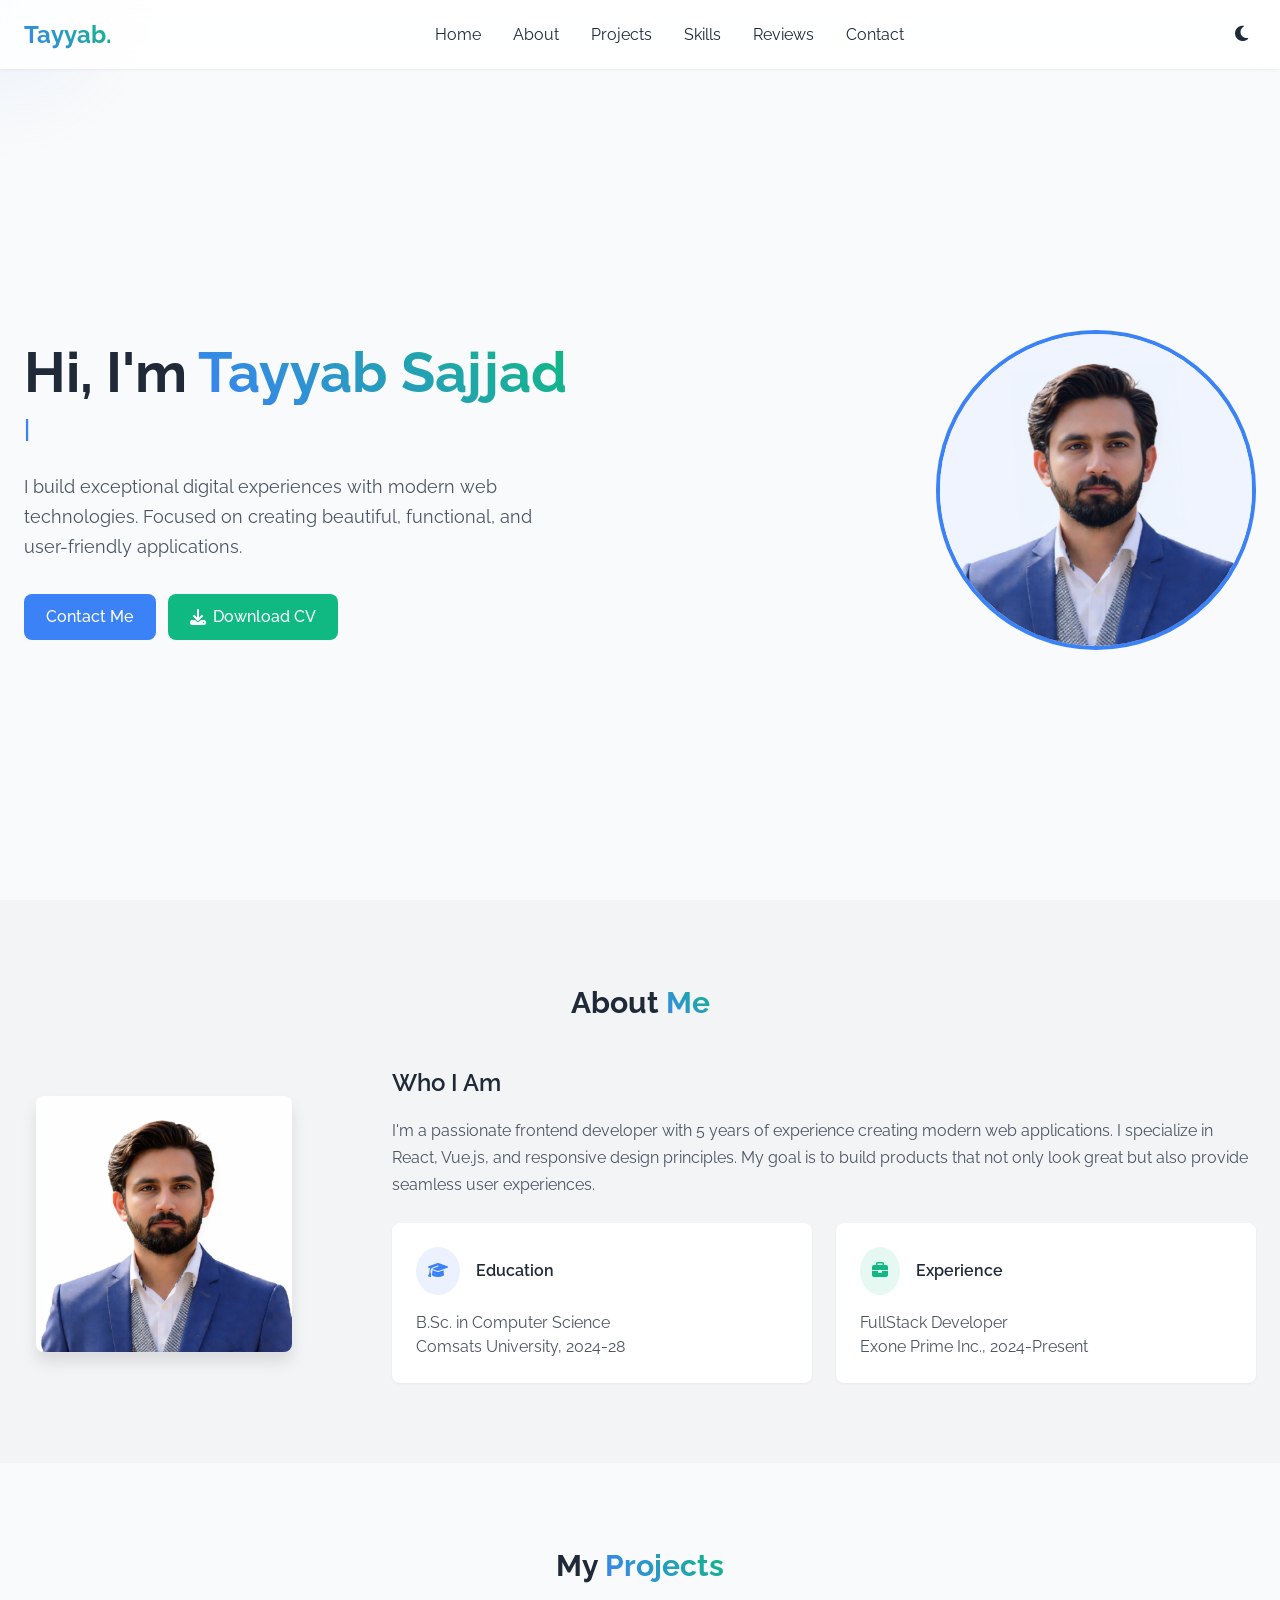
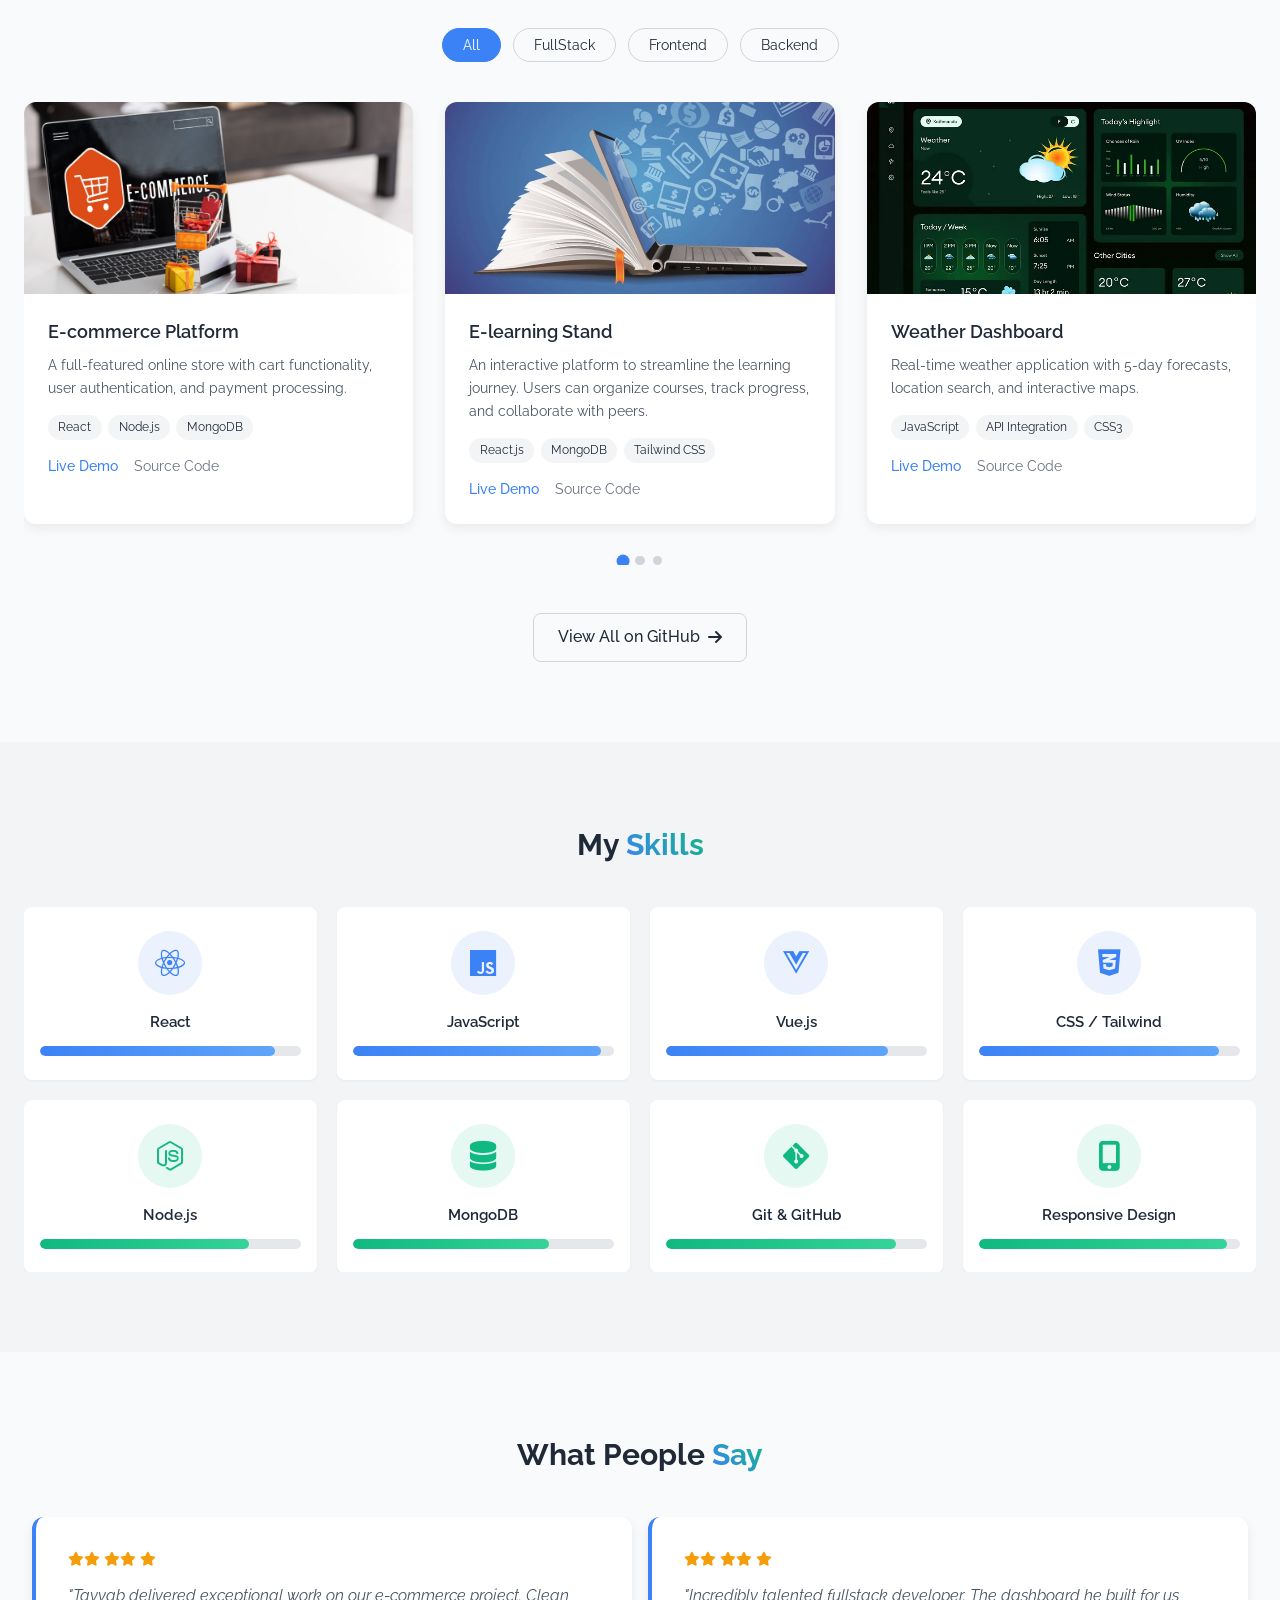
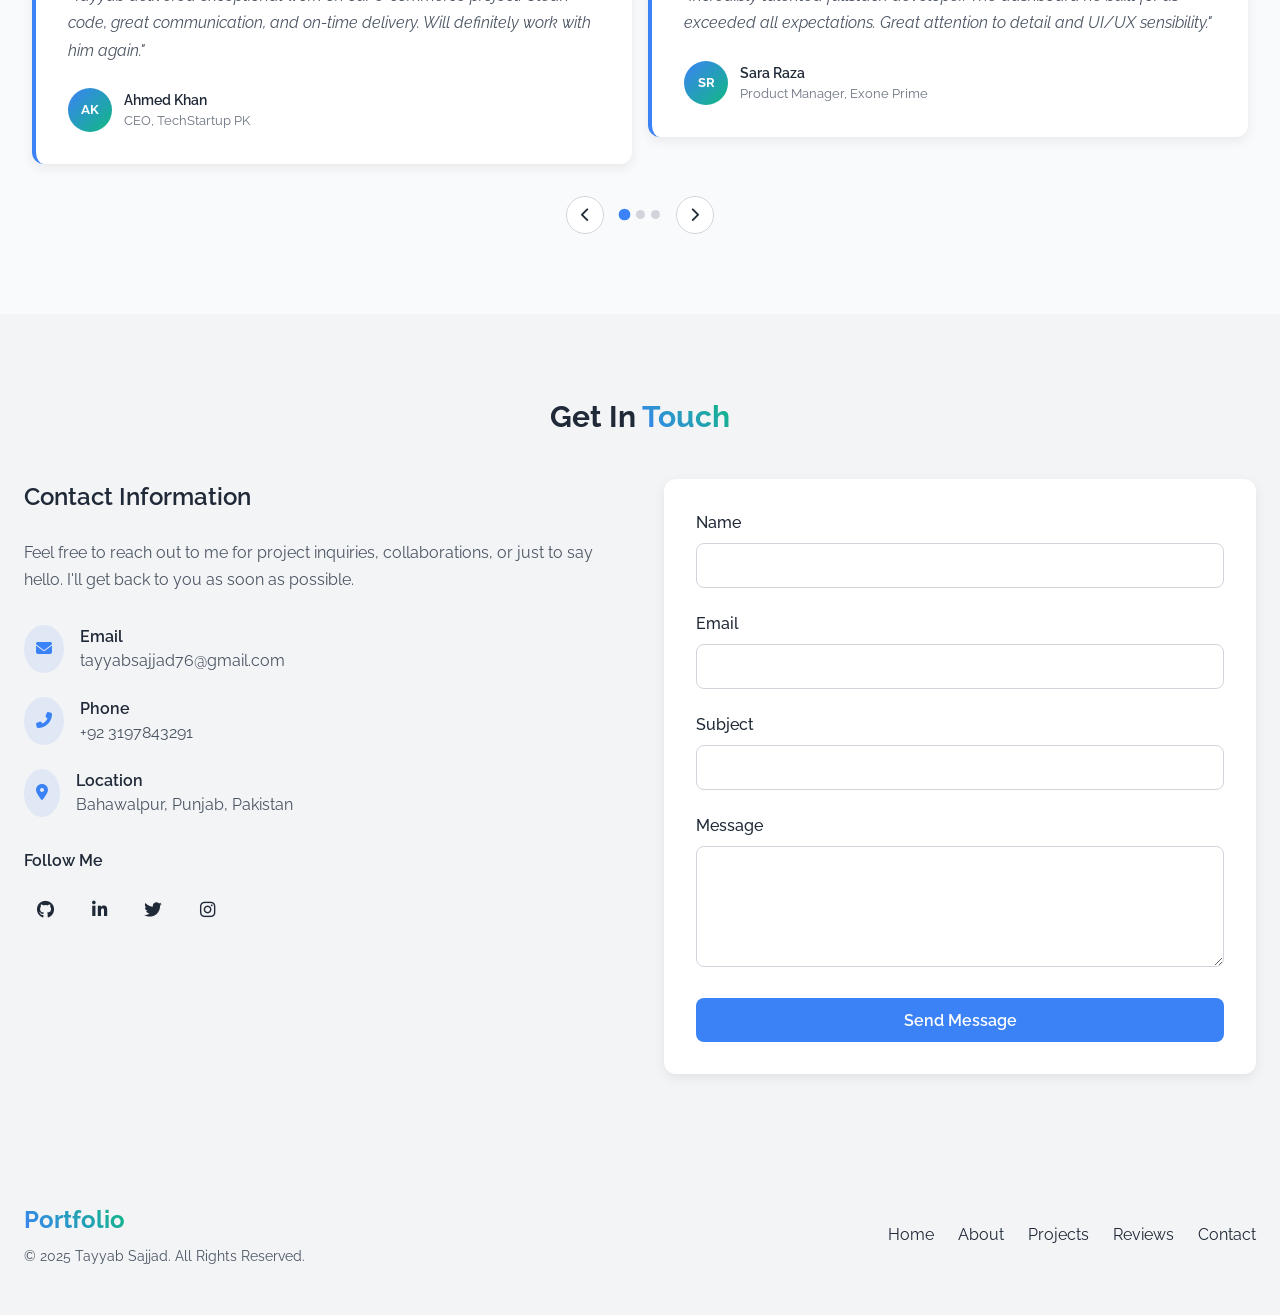
<file: index.html>
<!doctype html>
<html lang="en">
  <head>
    <meta charset="UTF-8" />
    <meta name="viewport" content="width=device-width, initial-scale=1.0" />
    <title>Portfolio | FullStack Developer</title>
    <link rel="icon" type="image/png" href="./assets/hero-image.png" />
    <link rel="stylesheet" href="https://cdnjs.cloudflare.com/ajax/libs/font-awesome/6.5.1/css/all.min.css" crossorigin="anonymous" referrerpolicy="no-referrer"/>
    <link rel="stylesheet" href="css/sections.css" />
  </head>
  <body>
    <div id="preloader">
      <div class="preloader-logo gradient-text">Portfolio.</div>
      <div class="preloader-bar-track">
        <div class="preloader-bar-fill" id="preloader-fill"></div>
      </div>
    </div>
    <div id="scroll-progress"></div>
    <button id="back-to-top" title="Back to top">
      <i class="fa-solid fa-arrow-up"></i>
    </button>
    <div id="cursor-glow"></div>
    <div id="app"></div>
    <script src="js/loader.js"></script>

  </body>
</html>
</file>
<file: css/sections.css>
@import url("base.css");
@import url("components.css");
@import url("header.css");
@import url("hero.css");
@import url("about.css");
@import url("projects.css");
@import url("skills.css");
@import url("testimonials.css");
@import url("contact-footer.css");
</file>
